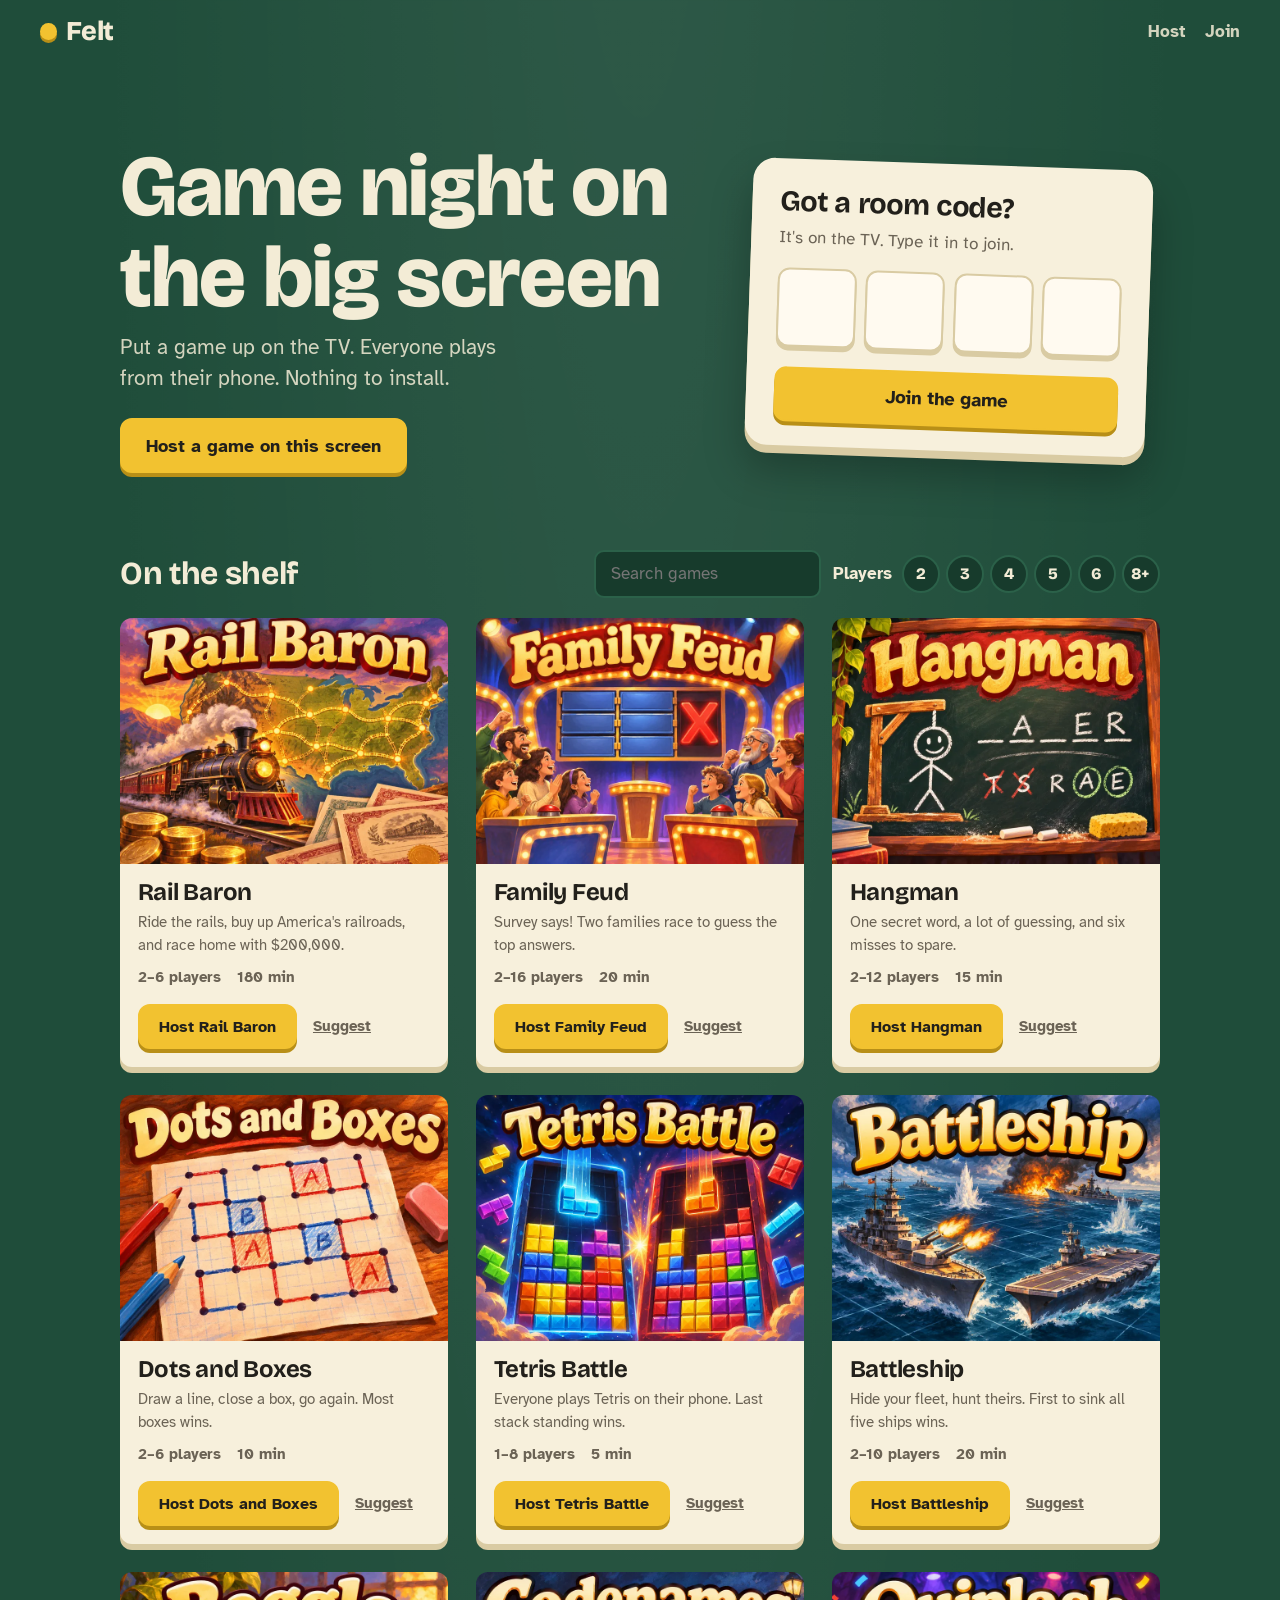
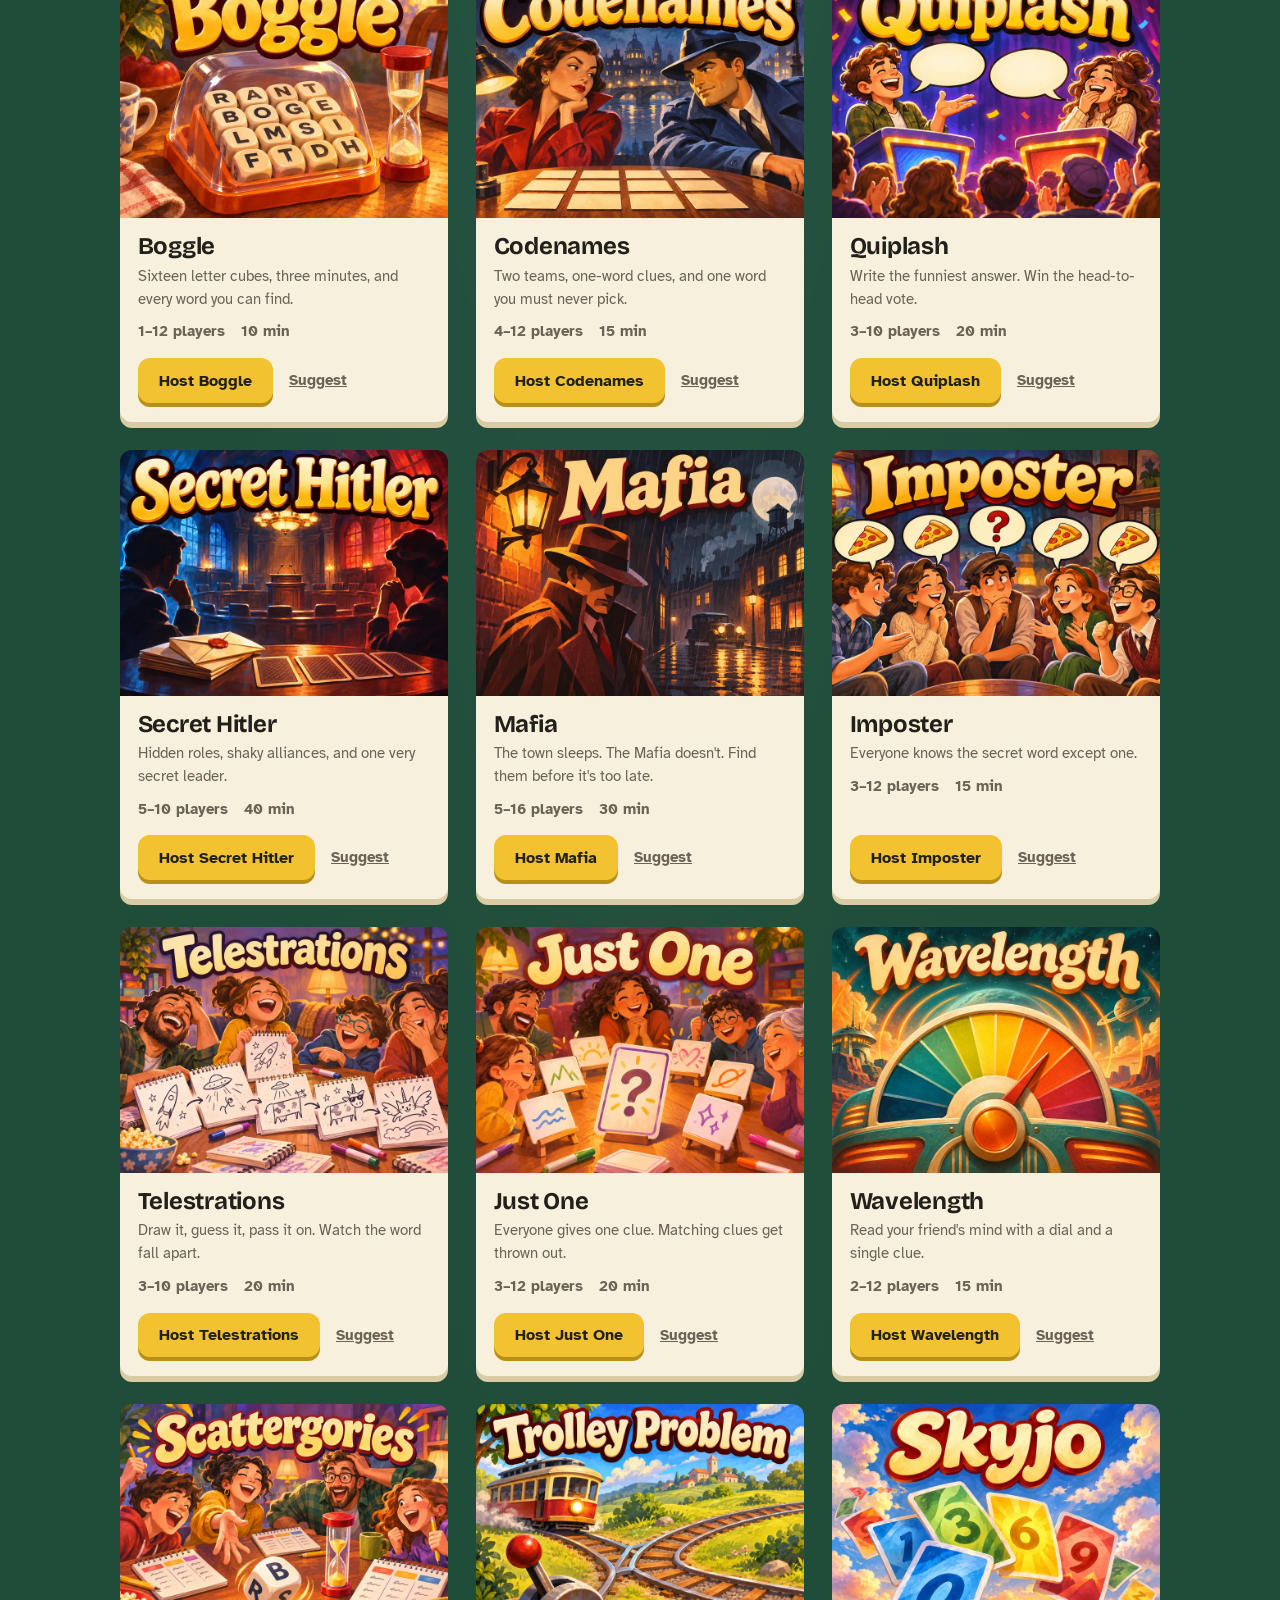
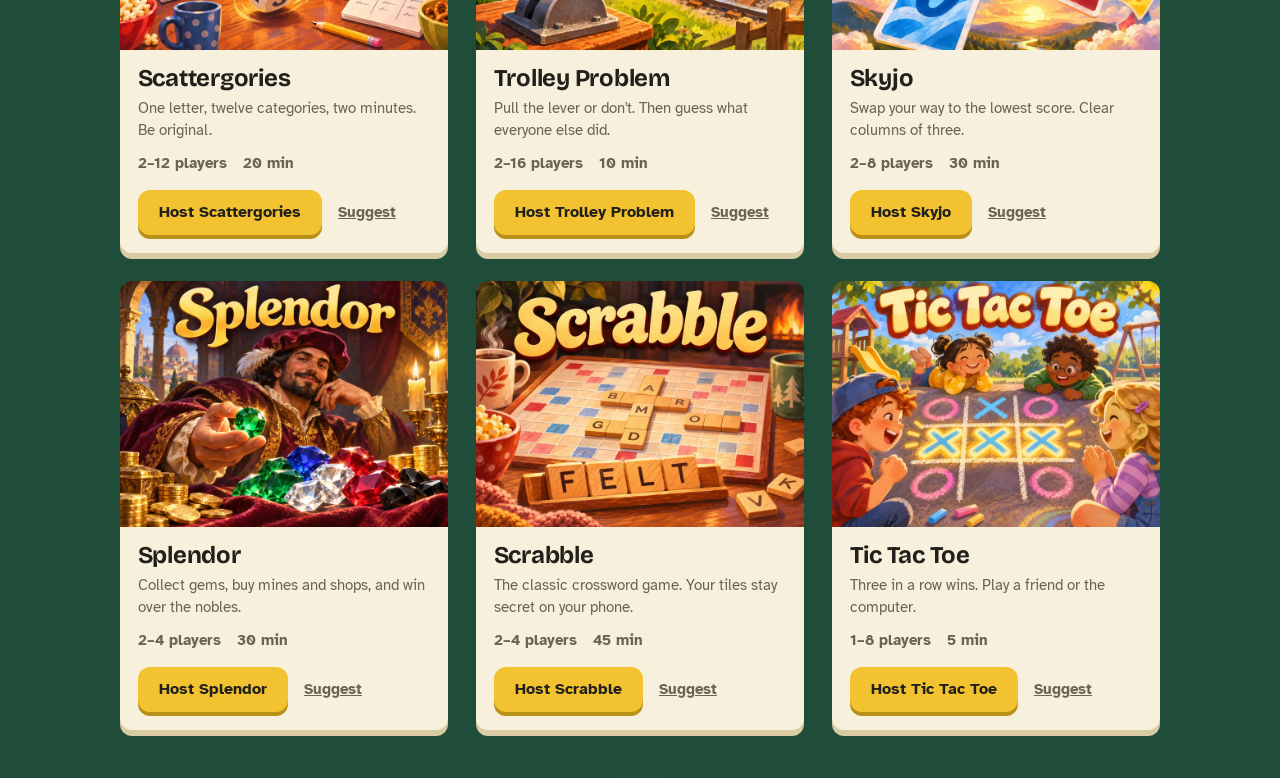
<file: site/public/index.html>
<!DOCTYPE html>
<html lang="en">
<head>
  <meta charset="UTF-8">
  <meta name="viewport" content="width=device-width, initial-scale=1.0">
  <title>Felt · Game night on the big screen</title>
  <meta name="description" content="Party and board games on your TV. Everyone plays from their phone. No app to install.">
  <link rel="preconnect" href="https://fonts.googleapis.com">
  <link rel="preconnect" href="https://fonts.gstatic.com" crossorigin>
  <link rel="stylesheet" href="https://fonts.googleapis.com/css2?family=Atkinson+Hyperlegible:wght@400;700&family=Bricolage+Grotesque:opsz,wght@12..96,600;12..96,800&display=swap">
  <link rel="stylesheet" href="css/style.css?v=11">
  <link rel="manifest" href="manifest.json">
  <meta name="theme-color" content="#1f4d3a">
  <link rel="icon" type="image/png" href="icons/favicon.png">
  <link rel="apple-touch-icon" href="icons/apple-touch-icon.png">
  <meta name="apple-mobile-web-app-capable" content="yes">
  <meta name="mobile-web-app-capable" content="yes">
  <meta name="apple-mobile-web-app-title" content="Felt">
  <meta name="apple-mobile-web-app-status-bar-style" content="default">
  <script>if ('serviceWorker' in navigator) addEventListener('load', () => navigator.serviceWorker.register('/sw.js').catch(() => {}));</script>
</head>
<body>
  <header class="topbar">
    <a class="wordmark" href="index.html">Felt</a>
    <nav><a href="host.html">Host</a><a href="play.html">Join</a><a href="admin.html" id="admin-link" hidden>Suggestions</a></nav>
  </header>

  <main class="page">
    <section class="hero">
      <div>
        <h1>Game night on the big screen</h1>
        <p class="sub">Put a game up on the TV. Everyone plays from their phone. Nothing to install.</p>
        <div class="hero-actions">
          <a class="btn btn-primary btn-big" href="host.html">Host a game on this screen</a>
        </div>
      </div>

      <form class="join-card" id="join">
        <h2>Got a room code?</h2>
        <p>It's on the TV. Type it in to join.</p>
        <div id="tiles"></div>
        <button class="btn btn-primary btn-big">Join the game</button>
        <button type="button" class="btn btn-ghost qr-btn" id="scan-qr" hidden>📷 Scan the code on the TV</button>
      </form>
    </section>

    <section>
      <div class="shelf-head">
        <h2>On the shelf</h2>
        <div class="filters">
          <input id="search" class="search" type="search" placeholder="Search games" aria-label="Search games">
          <div class="counts" id="counts"></div>
        </div>
      </div>
      <div id="games" class="shelf"></div>
    </section>
  </main>

  <script type="module">
    import { loadCatalog, escapeHtml } from './js/catalog.js';
    import { wireTileInput, tileInputHtml } from './js/ui.js';

    // Join card
    document.querySelector('#tiles').innerHTML = tileInputHtml();
    const getCode = wireTileInput(document.querySelector('#tiles'));
    document.querySelector('#join').onsubmit = (e) => {
      e.preventDefault();
      const code = getCode();
      if (code.length !== 4) { document.querySelector('#tiles input:not([value])')?.focus(); return; }
      location.href = `play.html?code=${code}`;
    };
    // Phones: scan the TV's QR code instead of typing
    const scan = document.querySelector('#scan-qr');
    scan.hidden = !(navigator.mediaDevices?.getUserMedia && matchMedia('(pointer: coarse)').matches);
    scan.onclick = async () => {
      const { scanForCode } = await import('./js/qr-scan.js');
      const code = await scanForCode();
      if (code) location.href = `play.html?code=${code}`;
    };

    // Game shelf
    const games = await loadCatalog();
    let count = null;
    const counts = [2, 3, 4, 5, 6, 8];

    function render() {
      const q = document.querySelector('#search').value.trim().toLowerCase();
      const list = games.filter((g) =>
        (!q || (g.name + ' ' + (g.tags || []).join(' ')).toLowerCase().includes(q)) &&
        (!count || (g.players.min <= count && g.players.max >= count)));

      document.querySelector('#counts').innerHTML = '<span>Players</span>' + counts
        .map((n) => `<button class="token ${n === count ? 'active' : ''}" data-n="${n}" aria-pressed="${n === count}">${n === 8 ? '8+' : n}</button>`).join('');

      document.querySelector('#games').innerHTML = list.length ? list.map((g) => `
        <article class="box">
          <div class="box-lid"><img src="${g.coverUrl}" alt=""></div>
          <div class="box-label">
            <h3>${escapeHtml(g.name)}</h3>
            <p>${escapeHtml(g.subtitle || '')}</p>
            <p class="box-facts"><span>${g.players.min}–${g.players.max} players</span><span>${g.averageDurationMinutes} min</span></p>
            <div class="box-actions">
              <a class="btn btn-primary" href="host.html?game=${encodeURIComponent(g.id)}">Host ${escapeHtml(g.name)}</a>
              <a class="box-suggest" href="suggest.html?game=${encodeURIComponent(g.id)}">Suggest</a>
            </div>
          </div>
        </article>`).join('') : '<p class="empty">No games fit that. Try another player count.</p>';
    }

    document.querySelector('#search').oninput = render;
    document.querySelector('#counts').onclick = (e) => {
      const n = Number(e.target.dataset.n);
      if (n) { count = count === n ? null : n; render(); }
    };
    render();
  </script>
  <script>try { if (localStorage.getItem('tt-person') === 'Hayden') document.getElementById('admin-link').hidden = false; } catch {}</script>
</body>
</html>
</file>
<file: site/public/css/style.css>
/* Felt — a game table in the living room.
   Green felt surface, cream play cards, gold tokens. */
:root {
  --felt: #1f4d3a;
  --felt-deep: #173b2c;
  --felt-line: #2b6149;
  --card: #f7f0dc;
  --card-edge: #d9cba3;
  --ink: #22201b;
  --ink-soft: #6b6355;
  --cream-text: #f3ecd6;
  --gold: #f2c230;
  --gold-edge: #b88f17;
  --red: #d6453d;
  --blue: #2f6fb5;
  --display: 'Bricolage Grotesque', 'Arial Black', system-ui, sans-serif;
  --body: 'Atkinson Hyperlegible', system-ui, -apple-system, 'Segoe UI', sans-serif;
  --radius: 14px;
}

* { box-sizing: border-box; }
html { background: var(--felt); }
body {
  margin: 0; min-height: 100vh; color: var(--cream-text); font: 400 1.05rem/1.5 var(--body);
  background:
    radial-gradient(ellipse at 50% -10%, rgba(255,255,255,.07), transparent 60%),
    var(--felt);
}
a { color: inherit; }
h1, h2, h3 { font-family: var(--display); line-height: 1.05; margin: 0 0 .5rem; letter-spacing: -.01em; }
p { margin: 0 0 .75rem; }
code { background: rgba(0,0,0,.25); padding: 1px 6px; border-radius: 6px; }
[hidden] { display: none !important; }
:focus-visible { outline: 3px solid var(--gold); outline-offset: 2px; }
@media (prefers-reduced-motion: reduce) { * { transition: none !important; animation: none !important; } }

.muted { color: rgba(243,236,214,.7); }
.small { font-size: .9rem; }
.center { text-align: center; }
.lede { font-size: 1.2rem; max-width: 38rem; margin-left: auto; margin-right: auto; }
.error { color: #a3261f; font-weight: 700; }

/* ---------- top bar ---------- */
.topbar { display: flex; align-items: center; justify-content: space-between; padding: 1.1rem clamp(1rem, 4vw, 2.5rem); }
.wordmark { display: inline-flex; align-items: center; gap: .55rem; font: 800 1.7rem/1 var(--display); text-decoration: none; letter-spacing: -.02em; }
.wordmark::before {
  content: ''; width: 1.05rem; height: 1.05rem; border-radius: 50%;
  background: var(--gold); box-shadow: 0 3px 0 var(--gold-edge);
}
.topbar nav { display: flex; gap: 1.25rem; font-weight: 700; }
.topbar nav a { text-decoration: none; opacity: .85; }
.topbar nav a:hover { opacity: 1; text-decoration: underline; text-underline-offset: 4px; }

.page { max-width: 1120px; margin: 0 auto; padding: 1rem clamp(1rem, 4vw, 2.5rem) 3rem; }

/* ---------- buttons ---------- */
.btn {
  display: inline-flex; align-items: center; justify-content: center; gap: .4rem;
  padding: .65rem 1.2rem; border-radius: 12px; border: 2px solid rgba(243,236,214,.5);
  background: transparent; color: var(--cream-text); font: 700 1rem var(--body); text-decoration: none; cursor: pointer;
}
.btn:hover:not(:disabled) { border-color: var(--cream-text); }
.btn:disabled { opacity: .45; cursor: not-allowed; }
.btn-primary { background: var(--gold); border-color: var(--gold); color: var(--ink); box-shadow: 0 4px 0 var(--gold-edge); }
.btn-primary:hover:not(:disabled) { border-color: var(--gold); filter: brightness(1.05); }
.btn-primary:active:not(:disabled) { transform: translateY(3px); box-shadow: 0 1px 0 var(--gold-edge); }
.btn-red { background: var(--red); border-color: var(--red); color: #fff; box-shadow: 0 4px 0 #8f2a24; }
.btn-blue { background: var(--blue); border-color: var(--blue); color: #fff; box-shadow: 0 4px 0 #1d4679; }
.btn-ghost { background: transparent; }
.btn-big { padding: .9rem 1.5rem; font-size: 1.15rem; }
.link { background: none; border: 0; color: inherit; opacity: .6; cursor: pointer; font-size: 1.1rem; padding: .2rem .4rem; }
.link:hover { opacity: 1; }

/* ---------- home ---------- */
.hero {
  display: grid; grid-template-columns: 1.15fr .85fr; gap: 3rem; align-items: center;
  padding: clamp(1.5rem, 5vw, 4rem) 0 clamp(2.5rem, 6vw, 5rem);
}
.hero h1 { font-size: clamp(2.8rem, 7vw, 5.4rem); font-weight: 800; max-width: 11ch; }
.hero .sub { font-size: 1.3rem; max-width: 26rem; color: rgba(243,236,214,.85); }
.hero-actions { display: flex; gap: .75rem; flex-wrap: wrap; margin-top: 1.5rem; }

.join-card {
  background: var(--card); color: var(--ink); border-radius: 22px; padding: 1.75rem 1.75rem 1.5rem;
  box-shadow: 0 8px 0 var(--card-edge), 0 24px 40px rgba(0,0,0,.25);
  transform: rotate(2deg); max-width: 400px; justify-self: center; width: 100%;
}
.join-card h2 { font-size: 1.8rem; }
.join-card p { color: var(--ink-soft); }
.tile-input { display: grid; grid-template-columns: repeat(4, 1fr); gap: .6rem; margin: 1.1rem 0 1.25rem; }
.tile-input input {
  width: 100%; aspect-ratio: 1; text-align: center; font: 800 2.4rem var(--display); text-transform: uppercase;
  color: var(--ink); background: #fffaf0; border: 2px solid var(--card-edge); border-radius: 12px;
  box-shadow: 0 4px 0 var(--card-edge); padding: 0;
}
.tile-input input:focus { outline: none; border-color: var(--ink); }
.join-card .btn-primary { width: 100%; }

.shelf-head { display: flex; justify-content: space-between; align-items: end; gap: 1rem; flex-wrap: wrap; margin-bottom: 1.25rem; }
.shelf-head h2 { font-size: 2rem; }
.filters { display: flex; gap: .75rem; align-items: center; flex-wrap: wrap; }
.search {
  padding: .6rem .9rem; border-radius: 10px; border: 2px solid var(--felt-line);
  background: var(--felt-deep); color: var(--cream-text); font: inherit; min-width: 13rem;
}
.counts { display: flex; gap: .35rem; align-items: center; }
.counts span { font-weight: 700; margin-right: .25rem; }
.token {
  width: 2.4rem; height: 2.4rem; border-radius: 50%; border: 2px solid var(--felt-line); background: var(--felt-deep);
  color: var(--cream-text); font: 800 1rem var(--display); cursor: pointer;
}
.token.active { background: var(--gold); border-color: var(--gold); color: var(--ink); box-shadow: 0 3px 0 var(--gold-edge); }

.shelf { display: grid; grid-template-columns: repeat(auto-fill, minmax(250px, 1fr)); gap: 1.75rem; }
.box { display: flex; flex-direction: column; text-decoration: none; color: var(--ink); }
.box-lid { border-radius: 12px 12px 0 0; overflow: hidden; aspect-ratio: 4 / 3; background: var(--felt-deep); }
.box-lid img { width: 100%; height: 100%; object-fit: cover; display: block; }
.box-label { background: var(--card); padding: 1rem 1.1rem 1.15rem; border-radius: 0 0 12px 12px; box-shadow: 0 6px 0 var(--card-edge); flex: 1; display: flex; flex-direction: column; gap: .35rem; }
.box-label h3 { font-size: 1.5rem; margin: 0; }
.box-label p { color: var(--ink-soft); margin: 0; font-size: .95rem; }
.box-facts { display: flex; gap: 1rem; font-weight: 700; font-size: .9rem; color: var(--ink); margin: .25rem 0 .6rem !important; }
.box-label .btn { margin-top: auto; align-self: flex-start; }
.box-actions { margin-top: auto; display: flex; align-items: center; gap: 1rem; }
.box-actions .btn { margin-top: 0; }
.box-suggest { color: var(--ink-soft); font-weight: 700; font-size: .95rem; }
.empty { padding: 2rem; text-align: center; border: 2px dashed var(--felt-line); border-radius: var(--radius); }

/* generic cream sheet */
.sheet { background: var(--card); color: var(--ink); border-radius: 18px; padding: 1.5rem; box-shadow: 0 6px 0 var(--card-edge); }
.sheet .muted { color: var(--ink-soft); }

/* ---------- host lobby ---------- */
.lobby { display: grid; grid-template-columns: 1.1fr .9fr; gap: 2.5rem; align-items: start; padding-top: 1rem; }
.lobby-join { text-align: center; }
.lobby-join .how { font-size: 1.3rem; margin-bottom: .25rem; }
.join-url { font: 800 1.6rem var(--display); margin-bottom: 1.5rem; }
.code-tiles { display: flex; justify-content: center; gap: .9rem; margin-bottom: 2rem; }
.code-tiles span {
  width: clamp(4.5rem, 9vw, 7.5rem); aspect-ratio: 1; display: grid; place-items: center;
  background: var(--card); color: var(--ink); border-radius: 14px; font: 800 clamp(3rem, 6.5vw, 5.4rem)/1 var(--display);
  box-shadow: 0 8px 0 var(--card-edge);
}
.code-tiles span:nth-child(odd) { transform: rotate(-2deg); } .code-tiles span:nth-child(even) { transform: rotate(1.5deg); }
.qr-wrap { display: inline-flex; flex-direction: column; align-items: center; gap: .4rem; }
#qr { background: #fff; border-radius: 12px; padding: 8px; }
.lobby-side h1 { font-size: clamp(2.4rem, 4vw, 3.4rem); }
.lobby-side h3 { font-size: 1.3rem; margin-top: 1.5rem; }
.player-list { list-style: none; padding: 0; margin: .5rem 0 1.5rem; display: flex; flex-wrap: wrap; gap: .5rem; }
.player-list li {
  display: inline-flex; align-items: center; gap: .3rem; padding: .45rem .5rem .45rem 1rem; border-radius: 99px;
  background: var(--card); color: var(--ink); font-weight: 700; font-size: 1.15rem; box-shadow: 0 3px 0 var(--card-edge);
}
.player-list li.waiting { background: transparent; color: var(--cream-text); box-shadow: none; border: 2px dashed var(--felt-line); padding-right: 1rem; font-weight: 400; }
.player-list li.offline { opacity: .5; }
.player-list .link { color: var(--ink); }
.vip { font-size: .75rem; background: var(--gold); color: var(--ink); padding: 1px 7px; border-radius: 99px; }
.game-bar { display: flex; justify-content: space-between; align-items: center; margin-bottom: 1.25rem; }
.game-bar strong { letter-spacing: .1em; }

.picker h1 { font-size: clamp(2.2rem, 5vw, 3.4rem); }

/* ---------- phone ---------- */
body.phone .page { max-width: 480px; padding: .75rem 1rem 2rem; }
.phone-bar { display: flex; justify-content: space-between; align-items: center; font-weight: 700; padding: .25rem 0 .9rem; }
.phone-bar .room { font-family: var(--display); letter-spacing: .12em; }
.join-form { margin-top: 1.5rem; }
.join-form h1 { font-size: 2.2rem; }
.join-form label { display: block; font-weight: 700; margin-bottom: .35rem; }
.join-form .name-input {
  width: 100%; padding: .85rem 1rem; font: 700 1.3rem var(--body); border-radius: 12px;
  border: 2px solid var(--card-edge); background: #fffaf0; color: var(--ink); margin-bottom: 1.25rem;
}
.join-form .btn-primary { width: 100%; }
.join-form .tile-input input { font-size: 2rem; }
.waiting-room { text-align: center; margin-top: 1.5rem; }
.waiting-room h2 { font-size: 2rem; }
.waiting-room .player-list { justify-content: center; }
.controller { min-height: 60vh; }

.banner { padding: .7rem 1.25rem; text-align: center; font-weight: 700; background: var(--felt-deep); }
.banner-warn { background: var(--gold); color: var(--ink); }

@media (max-width: 860px) {
  .hero, .lobby { grid-template-columns: 1fr; }
  .join-card { transform: none; }
}

/* ---------- shared game bits ---------- */
.timer {
  display: inline-grid; place-items: center; min-width: 2.6em; height: 2.6em; border-radius: 50%;
  background: var(--felt-deep); border: 3px solid var(--gold); font: 800 1.1rem var(--display); color: var(--cream-text);
}
.timer.urgent { background: var(--red); border-color: var(--red); }
.scoreboard { list-style: none; padding: 0; margin: 1rem auto; max-width: 520px; counter-reset: rank; }
.scoreboard li {
  counter-increment: rank; display: flex; align-items: center; gap: .8rem; padding: .65rem 1rem; margin-bottom: .45rem;
  background: var(--card); color: var(--ink); border-radius: 12px; font-size: 1.25rem; font-weight: 700; box-shadow: 0 3px 0 var(--card-edge);
}
.scoreboard li::before { content: counter(rank); font: 800 1rem var(--display); color: var(--ink-soft); width: 1.2rem; }
.scoreboard li span { flex: 1; text-align: left; }
.scoreboard li.lead { background: var(--gold); box-shadow: 0 3px 0 var(--gold-edge); }
.choice-btn {
  display: block; width: 100%; padding: 1.1rem 1rem; margin-bottom: .7rem; border-radius: 14px; border: 3px solid transparent;
  background: var(--card); color: var(--ink); font: 700 1.15rem/1.3 var(--body); text-align: left; cursor: pointer; box-shadow: 0 4px 0 var(--card-edge);
}
.choice-btn.picked { border-color: var(--gold); background: #fff6d6; }
.choice-btn:disabled { opacity: .55; cursor: default; }
.choice-btn small { display: block; font-weight: 400; color: var(--ink-soft); margin-top: .2rem; }
.big-text-input {
  width: 100%; padding: .9rem 1rem; font: 700 1.25rem var(--body); border-radius: 12px;
  border: 2px solid var(--card-edge); background: #fffaf0; color: var(--ink);
}
.stack { display: flex; flex-direction: column; gap: .75rem; }
.row-center { display: flex; gap: .6rem; justify-content: center; flex-wrap: wrap; align-items: center; }
.game-head { display: flex; justify-content: space-between; align-items: center; gap: 1rem; margin-bottom: 1rem; font-weight: 700; }
.display-xl { font: 800 clamp(2rem, 4.6vw, 3.6rem)/1.08 var(--display); margin: .25rem 0 1rem; }
.display-l { font: 800 clamp(1.5rem, 3vw, 2.3rem)/1.12 var(--display); margin: .25rem 0 .75rem; }

.suggest-link { display: block; text-align: center; margin: 2rem 0 0; color: rgba(243,236,214,.7); font-weight: 700; }

/* ---------- Family characters ---------- */
.sprite {
  display: inline-block; flex: none;
  width: var(--s); height: var(--s);
  background-repeat: no-repeat;
  background-size: calc(var(--s) * 4) calc(var(--s) * 5);
  background-position: 0 calc(var(--s) * var(--row) * -1);
  image-rendering: auto;
}
.sprite.pose-idle { animation: sprite-bob 2.4s ease-in-out infinite; }
.sprite.pose-thinking { animation: sprite-strip 3.2s steps(4) infinite; }
.sprite.pose-cheering { animation: sprite-strip .9s steps(4) infinite; }
.sprite.pose-waving { animation: sprite-strip 1s steps(4) infinite; }
.sprite.pose-eliminated { animation: sprite-fall .7s steps(3) forwards; }
.sprite.pose-fallen { --row: 3 !important; background-position-x: calc(var(--s) * -3); animation: none; }
@keyframes sprite-strip { to { background-position-x: calc(var(--s) * -4); } }
@keyframes sprite-fall { to { background-position-x: calc(var(--s) * -3); } }
@keyframes sprite-bob { 50% { transform: translateY(calc(var(--s) * -0.025)); } }
@media (prefers-reduced-motion: reduce) { .sprite { animation: none !important; } }

.cast { display: flex; flex-wrap: wrap; justify-content: center; gap: .25rem 1rem; padding: .5rem 1rem 1rem; }
.cast:empty { display: none; }
.cast-member { margin: 0; display: flex; flex-direction: column; align-items: center; }
.cast-member figcaption { font-family: var(--display); font-weight: 700; font-size: .95rem; color: var(--card); margin-top: -.35rem; }
.player-list li .sprite { margin: -.6rem .25rem -.6rem -.4rem; }

.who-grid { display: flex; flex-wrap: wrap; gap: .4rem; margin-bottom: 1rem; }
.who-grid button {
  font: inherit; font-weight: 700; padding: .45rem .8rem; border-radius: 999px;
  border: 2px solid rgba(0,0,0,.18); background: #fff; color: #1d2a24; cursor: pointer;
}
.who-grid button[aria-pressed="true"] { background: var(--gold); border-color: #1d2a24; }
.who-me { display: flex; align-items: center; gap: .5rem; margin-bottom: .5rem; }
@media (max-height: 620px) { .cast .sprite { --s: 60px !important; } .cast { padding-bottom: .3rem; } }
/* Once a game is running on the TV, give the board the whole screen. */
body.in-game .topbar { display: none; }
body.in-game main, body.in-game #app { padding-top: .5rem; }
body.in-game .game-bar { margin-bottom: .5rem; font-size: .9rem; }
body.in-game .game-bar .btn { padding: .35rem .8rem; }

/* Test bots: invisible phones kept on screen (tiny and transparent) so the browser keeps them running. */
#bots { position: fixed; right: 0; bottom: 0; width: 1px; height: 1px; overflow: visible; pointer-events: none; opacity: 0; z-index: -1; }
#bots iframe { position: absolute; right: 0; bottom: 0; width: 390px; height: 844px; border: 0; transform: scale(.0025); transform-origin: bottom right; }
.bot-tools { display: flex; flex-wrap: wrap; align-items: center; gap: .5rem; margin-top: .75rem; }

/* Phone test mode: your controller sits over the pretend TV; the flip button switches views. */
#me-wrap { position: fixed; inset: 0; z-index: 50; background: var(--bg, #f6f1e7); opacity: 0; pointer-events: none; overflow: hidden; }
body.show-me #me-wrap { opacity: 1; pointer-events: auto; }
#me-wrap iframe { position: absolute; left: 0; top: 0; border: 0; transform-origin: top left; background: #fff; }
#me-flip { position: fixed; right: 1%; bottom: 1%; z-index: 60; padding: .5em .9em; border: 0; border-radius: 999px;
  background: #1f4d3a; color: #fff; font: 700 1em system-ui, sans-serif; box-shadow: 0 2px 8px rgba(0,0,0,.3); opacity: .9; }

/* "End this game?" box on the TV */
.end-ask { position: fixed; inset: 0; z-index: 2000; display: grid; place-items: center; background: rgba(0,0,0,.55); }
.end-card { background: var(--card); color: var(--ink); border-radius: 18px; padding: 1.6rem 2rem; box-shadow: 0 8px 0 var(--card-edge), 0 20px 50px rgba(0,0,0,.4); text-align: center; }
.end-card h2 { margin: 0 0 1rem; }
.end-card .row-center { gap: .8rem; }
.end-card .btn-ghost { color: var(--ink); border-color: var(--ink-soft); }

/* QR scanner on the join screen */
.qr-btn { width: 100%; margin: .5rem 0 .8rem; }
.qr-scan { position: fixed; inset: 0; z-index: 3000; background: #000; display: grid; place-items: center; }
.qr-scan video { position: absolute; inset: 0; width: 100%; height: 100%; object-fit: cover; }
.qr-frame { position: relative; width: min(70vw, 300px); aspect-ratio: 1; border: 4px solid var(--gold); border-radius: 18px; box-shadow: 0 0 0 100vmax rgba(0,0,0,.45); }
.qr-tip { position: absolute; top: 12%; left: 0; right: 0; text-align: center; color: #fff; font: 800 1.1rem var(--display); padding: 0 1rem; text-shadow: 0 1px 4px #000; }
.qr-scan .btn { position: absolute; bottom: 8%; }
</file>
